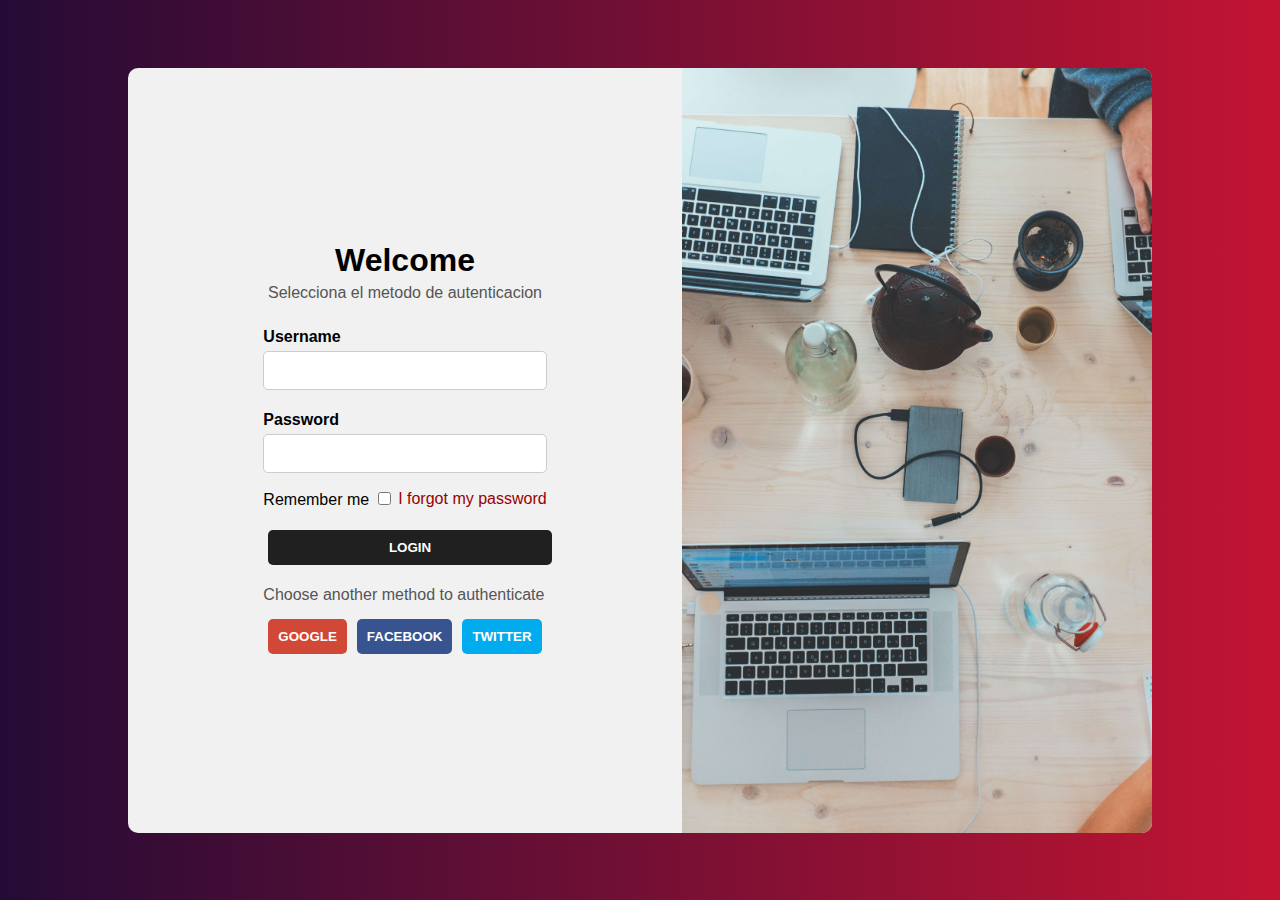
<file: css/formulario_login/index.html>
<!DOCTYPE html>
<html lang="en">
<head>
    <title>Login</title>
    <meta charset="UTF-8">
    <meta http-equiv="X-UA-Compatible" content="IE=edge">
    <meta name="viewport" content="width=device-width, initial-scale=1.0">
    <link rel="stylesheet" href="style.css">
</head>
<body>

    <div class="form-container">
        <div class="login-container">
            <!--{{{-->
            <h2>Welcome</h2>
            <p>Selecciona el metodo de autenticacion</p>
            <form action="">
                <p>
                    <label for="username">Username</label>
                    <input class="input" type="text" name="username" id="username">
                </p>
                <p>
                    <label for="">Password</label>
                    <input class="input" type="password" placerholber="qwerty">
                </p>
                <div class="options">
                    <div>
                        Remember me <input type="checkbox" name="Remember" />
                    </div>
                    <div>
                        <a href="#">I forgot my password</a>
                    </div>
                </div>
                <p>
                    <input type="submit" class="btn btn-login" value="Login">
                </p>
                <span class="another">Choose another method to authenticate</span>
                <div class="providers">
                    <button class="btn btn-google">Google</button>
                    <button class="btn btn-facebook">Facebook</button>
                    <button class="btn btn-twitter">Twitter</button>
                </div>
                <div class="providers-icon">
                    <img src="assets/google.png" alt="google">
                    <img src="assets/facebook.png" alt="facebook">
                    <img src="assets/twitter.png" alt="twitter">
                </div>
            </form>
        </div>
        <!--}}}-->

        <div class="welcome-screen-container">
            <div class="img"></div>
        </div>

    </div>

</body>
</html>
</file>
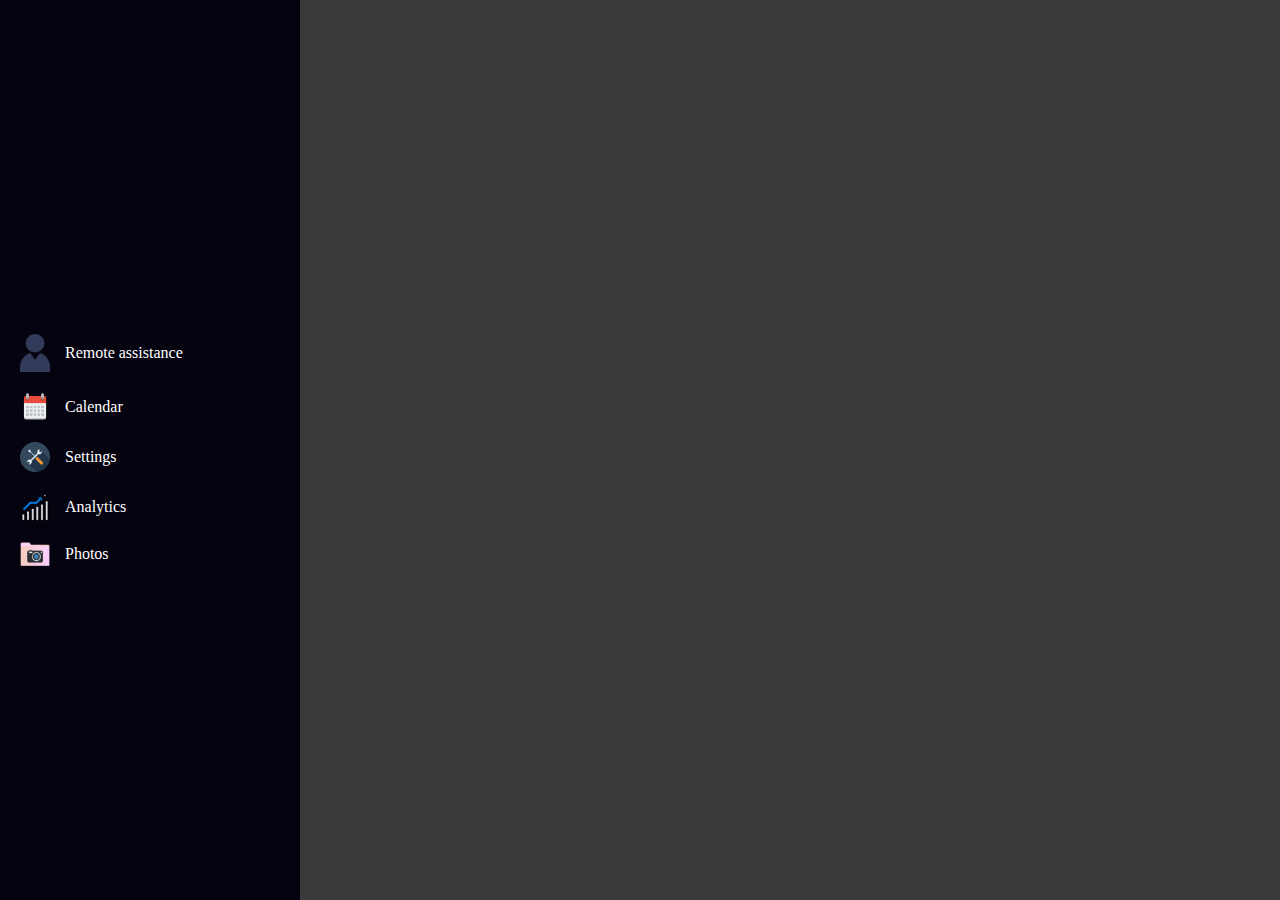
<file: css/menu_vertical/index.html>
<!DOCTYPE html>
<html lang="es">

<head>
    <title></title>
    <meta charset="UTF-8">
    <meta name="viewport" content="width=device-width, initial-scale=1">
    <link href="main.css" rel="stylesheet">
</head>

<body>
    <p>Hello Developer</p>
    <nav>
        <header>
            <div class="user">
                <img src="./assets/profile-pic (5).png" width="100" alt="">
                <h2>Daniel Colmenares</h2>
                <p>web developer</p>
            </div>
        </header>
        <div class="links">
            <a href="#">
                <div class="container-link">
                    <img src="./assets/user.png" alt="">
                    <div class="title">Remote assistance</div>
                </div>
            </a>
            <a href="#">
                <div class="container-link">
                    <img src="./assets/calendar.png" alt="">
                    <div class="title">Calendar</div>
                </div>
            </a>
            <a href="#">
                <div class="container-link">
                    <img src="assets/settings.png" alt="">
                    <div class="title">Settings</div>
                </div>
            </a>
            <a href="#">
                <div class="container-link">
                    <img src="assets/analytics.png" alt="">
                    <div class="title">Analytics</div>
                </div>
            </a>
            <a href="#">
                <div class="container-link">
                    <img src="assets/photos.png" alt="">
                    <div class="title">Photos</div>
                </div>
            </a>
        </div>
    </nav>


</body>

</html>
</file>
<file: css/formulario_login/style.css>
body {
    font-family: Arial, Arial, Helvetica, sans-serif;
    padding: 0;
    margin: 0;
    box-sizing: border-box;
    display: flex;
    justify-content: center;
    align-items: center;
    width: 100vw;
    height: 100vh;
    background: #c31432;  /* fallback for old browsers */
    background: -webkit-linear-gradient(to right, #240b36, #c31432);  /* Chrome 10-25, Safari 5.1-6 */
    background: linear-gradient(to right, #240b36, #c31432); /* W3C, IE 10+/ Edge, Firefox 16+, Chrome 26+, Opera 12+, Safari 7+ */
    min-width: 320px;
    max-width: 1328px;
}

.form-container {
    display: flex;
    justify-content: space-around;
    align-items: center;
    background: #f1f1f1;
    width: 80%;
    height: 85%;
    border-radius: 10px;
    overflow: hidden;
    transition: all .5s;
}

.form-container .login-container {
    display: flex;
    flex-flow: column;
    justify-content: center;
    align-items: center;
    width: 500px;
    margin: 0 auto;
}

.form-container .login-container > h2 {
    text-align:center;
    font-size: 2rem;
    margin: 10px 0 0 0;
}

.form-container .login-container > p,
span {
    margin: 5px 0;
    text-align: center;
    color: #555;
}

.form-container .login-container label {
    display: block;
    font-weight: bold;
    padding: 5px 0;
}

.form-container .login-container input.input {
    display: block;
    width: 100%;
    font-size: 15px;
    box-sizing: border-box;
    padding: 10px;
    border: 1px solid #ccc;
    border-radius: 5px;
}

.form-container .login-container input.input:focus {
    outline: solid 1px #0099ff;
}

.form-container .login-container .options {
    display: flex;
    justify-content: space-between;
    align-items: center;
}

.form-container a {
    color: #990000;
    text-decoration: none;
}

.form-container a:hover {
    text-decoration: underline;
    color: red;
}

.providers {
    display: flex;
}

.providers-icon {
    display: none;
}

.btn {
    border: none;
    border-radius: 5px;
    padding: 10px 0;
    width: 100%;
    font-weight: bold;
    text-transform: uppercase;
    cursor: pointer;
    margin: 5px;
    color: #fff;
}

.providers {
    margin: 10px 0;
}

.btn-login {
    background: #202020;
}

.btn-google {
    background: #D24836;
    padding: 10px;
}

.btn-google:hover {
    background: #d00423;
}

.btn-facebook {
    background: #385490;
    padding: 10px;
}

.btn-facebook:hover {
    background: #343280;
}

.btn-twitter {
    background: #00acee;
    padding: 10px;
}

.btn-twitter:hover {
    background: #00a9aa;
}

.welcome-screen-container {
  width: 470px;
  height: 100%;
  background-image: url('./assets/welcome.jpg');
  background-size: cover;
  background-repeat: no-repeat;
  background-position: center;
}

@media screen and (max-width: 970px) {
    .welcome-screen-container {
        width: 300px;
    }

}

@media screen and (max-width: 770px) {
    .welcome-screen-container {
        display: none;
    }
}

@media screen and (max-width: 425px) {
    .form-container {
        width: 310px;
    }

    .form-container .login-container > h2 {
        text-align:center;
        font-size: 2.5rem;
        margin: 20px 0 0;
    }

    .providers {
        display: none;
    }

    .providers-icon {
        display: flex;
        justify-content: center;
        width: 100%;
        margin-top: 5px;
    }

    .providers-icon img {
        width: 50px;
        margin: 10px;
        cursor: pointer;
    }


}
</file>
<file: css/menu_vertical/main.css>
body {
    box-sizing: border-box;
    margin: 0;
    padding: 0;
    padding-left: 100px;
    font-family: 'sans serif';
    background: #393939;
    color: #fff;
}

nav {
    position: absolute;
    top: 0;
    left: 0;
    height: 100vh;
    display: flex;
    flex-direction: column;
    width: 65px;
    background: #04030F;
    overflow: hidden;

    transition: width .2s ease-in-out;
}

nav .user {
    position: absolute;
    width: 100%;
    height: 100vh;
    text-align: center;
    margin-top: 20px;
    opacity: 0;
    transform: translateX(-150px);
    transition: transform .2s ease-in-out, opacity .3s ease;
}

nav .user p {
    margin: 0 0 10px;
    color: #ccc;
}

nav .user h2 {
    margin: 19px 0 0;
}

nav:hover, .user:hover {
    width: 300px;
    transform: translateX(0);
    opacity: 1;
}

.links {
    display: flex;
    flex-direction: column;
    justify-content: center;
    align-items: flex-start;
    height: 100vh;
    width: 300px;
    overflow: hidden;
}

.container-link {
    display: flex;
    justify-content: center;
    align-items: center;
    width: 100%;
    padding: 5px;
    margin: 5px;
}

.links a {
    text-decoration: none;
    color: #fff;
}

.links img {
    width: 30px;
}

.title {
    display: inline;
    margin-left: 15px;
    transition: display .2s ease-in-out;
    cursor: pointer;
}
</file>
